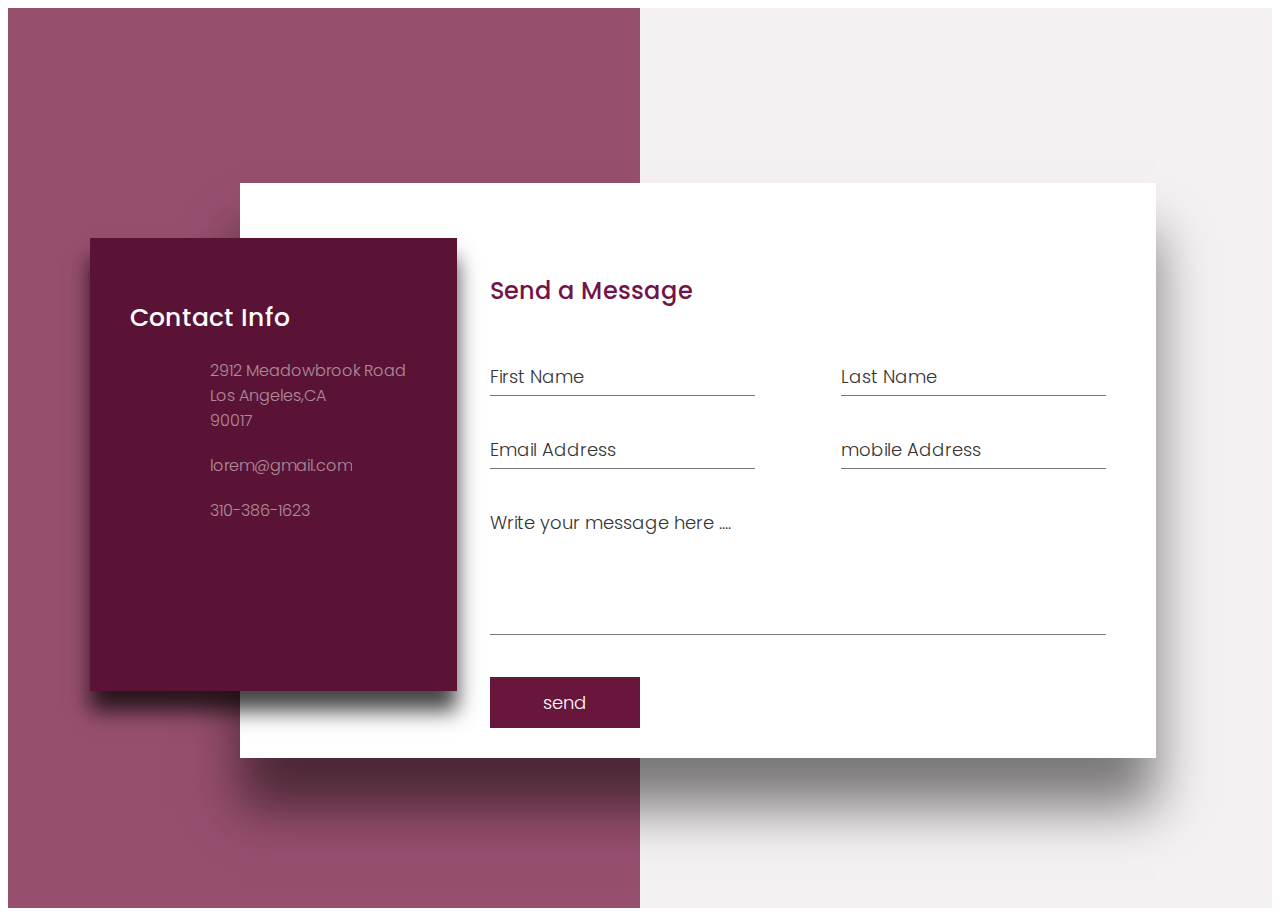
<file: index.html>
<!DOCTYPE html>
<html lang="en">
<head>
    <meta charset="UTF-8">
    <meta http-equiv="X-UA-Compatible" content="IE=edge">
    <meta name="viewport" content="width=device-width, initial-scale=1.0">
    <title>Document</title>
    <link rel="stylesheet" href="style.css">
    <link rel="stylesheet" href="https://pro.fontawesome.com/releases/v5.10.0/css/all.css" integrity="sha384-AYmEC3Yw5cVb3ZcuHtOA93w35dYTsvhLPVnYs9eStHfGJvOvKxVfELGroGkvsg+p" crossorigin="anonymous"/>


</head>
<body>
    <section>
    <div class="container">
        <div class="containerinfo">
            <div>
                <h2>Contact Info</h2>
                <ul class="info">
                    <li>
                        <span><i class="fas fa-street-view"></i></span>
                        <span> 2912 Meadowbrook Road<br>
                        Los Angeles,CA<br>90017</span>
                    </li>
                    <li>
                        <span><i class="fas fa-paper-plane"></i></span>
                        <span> lorem@gmail.com</span>
                    </li>
                
                    <li>
                        <span>    <i class="fas fa-phone"></i></span>
                        <span> 310-386-1623</span>
                    </li>
                </ul>
                <ul class="sci">
                    <li><a href="#"><i class="fab fa-facebook-f"></i></a></li>
                    <li><a href="#"><i class="fab fa-twitter"></i></a></li>
                    <li><a href="#"><i class="fab fa-instagram"></i></a></li>
                    <li><a href="#"><i class="fab fa-pinterest"></i></a></li>
                    <li><a href="#"><i class="fab fa-linkedin-in"></i></a></li>
                </ul>
            </div>
        </div>
        <div class="contactform">
            <h2>Send a Message</h2>
            <div class="formBox">
                <div class="inputBox w50">
                    <input type="text" name="" required>
                    <span>First Name</span>
                </div>

                <div class="inputBox w50">
                    <input type="text" name="" required>
                    <span> Last Name</span>
                </div>
                <div class="inputBox w50">
                    <input type="text" name="" required>
                    <span> Email Address</span>
                </div>
                <div class="inputBox w50">
                    <input type="text" name="" required>
                    <span> mobile Address</span>
                </div>
                <div class="inputBox w100">
                    <textarea name="" required></textarea>
                    <span>Write your message here ....</span>
                </div>
                <div class="inputBox w100">
                    <input type="submit" value="send">
                </div>
            </div>
        </div>
    </div>
</section>
</body>
</html>
</file>
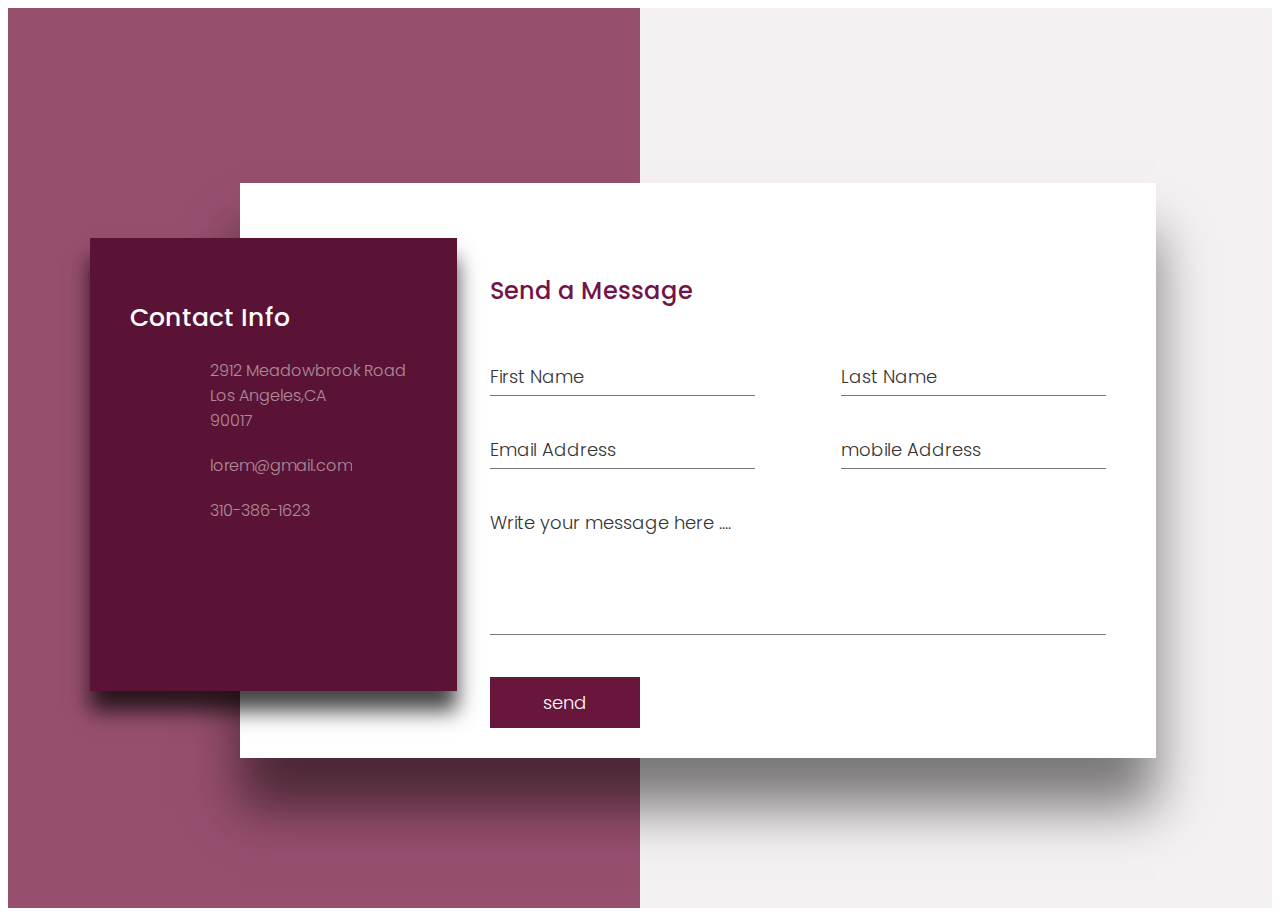
<file: ContactUsPage.html>
<!DOCTYPE html>
<html lang="en">
<head>
    <meta charset="UTF-8">
    <meta http-equiv="X-UA-Compatible" content="IE=edge">
    <meta name="viewport" content="width=device-width, initial-scale=1.0">
    <title>Document</title>
    <link rel="stylesheet" href="style.css">
    <link rel="stylesheet" href="https://pro.fontawesome.com/releases/v5.10.0/css/all.css" integrity="sha384-AYmEC3Yw5cVb3ZcuHtOA93w35dYTsvhLPVnYs9eStHfGJvOvKxVfELGroGkvsg+p" crossorigin="anonymous"/>


</head>
<body>
    <section>
    <div class="container">
        <div class="containerinfo">
            <div>
                <h2>Contact Info</h2>
                <ul class="info">
                    <li>
                        <span><i class="fas fa-street-view"></i></span>
                        <span> 2912 Meadowbrook Road<br>
                        Los Angeles,CA<br>90017</span>
                    </li>
                    <li>
                        <span><i class="fas fa-paper-plane"></i></span>
                        <span> lorem@gmail.com</span>
                    </li>
                
                    <li>
                        <span>    <i class="fas fa-phone"></i></span>
                        <span> 310-386-1623</span>
                    </li>
                </ul>
                <ul class="sci">
                    <li><a href="#"><i class="fab fa-facebook-f"></i></a></li>
                    <li><a href="#"><i class="fab fa-twitter"></i></a></li>
                    <li><a href="#"><i class="fab fa-instagram"></i></a></li>
                    <li><a href="#"><i class="fab fa-pinterest"></i></a></li>
                    <li><a href="#"><i class="fab fa-linkedin-in"></i></a></li>
                </ul>
            </div>
        </div>
        <div class="contactform">
            <h2>Send a Message</h2>
            <div class="formBox">
                <div class="inputBox w50">
                    <input type="text" name="" required>
                    <span>First Name</span>
                </div>

                <div class="inputBox w50">
                    <input type="text" name="" required>
                    <span> Last Name</span>
                </div>
                <div class="inputBox w50">
                    <input type="text" name="" required>
                    <span> Email Address</span>
                </div>
                <div class="inputBox w50">
                    <input type="text" name="" required>
                    <span> mobile Address</span>
                </div>
                <div class="inputBox w100">
                    <textarea name="" required></textarea>
                    <span>Write your message here ....</span>
                </div>
                <div class="inputBox w100">
                    <input type="submit" value="send">
                </div>
            </div>
        </div>
    </div>
</section>
</body>
</html>
</file>
<file: style.css>
@import url('https://fonts.googleapis.com/css2?family=Poppins:ital,wght@0,100;0,200;0,300;0,400;0,500;0,600;0,700;0,800;0,900;1,100;1,200;1,300;1,400;1,500;1,600;1,700;1,800;1,900&display=swap');
*{font-family: 'Poppins', sans-serif;}
section{position: relative;justify-content: center;display: flex;align-items: center; min-height: 100vh; background: #e2d6db57;}
section:before{content: '';position: absolute;top: 0;left: 0;width: 50%;height: 100%;background: #73113ab8}
section .container{position: relative;min-width: 1100px;min-height:550px;display: flex;z-index: 1000;}
section .container .containerinfo{position: absolute;top: 10%;width: 287px;height: calc(100% - 177px);background-color: rgb(90 19 52);z-index: 1;padding: 40px;display: flex;flex-direction: column;justify-content: space-between;box-shadow: 0 20px 20px rgb(0 0 0 / 73%);}
section .container .containerinfo h2{color:#fff; font-size: 25px;font-weight: 500;}
section .container .containerinfo .info{ position: relative; margin: 20px 0; }
section .container .containerinfo .info li{position: relative; list-style: none; display: flex; margin: 20px 0; cursor: pointer; align-items: flex-start;}
section .container .containerinfo .info li span:nth-child(1){width: 30px; min-width:30px;}
section .container .containerinfo .info li span:nth-child(2){color: #fff; margin-left: 10px; font-weight: 300; opacity: 0.5;}
section .container .containerinfo .info li span:nth-child(1) i{ max-width: 100%; color: burlywood; opacity: 0.5;}
section .container .containerinfo .info li:hover span:nth-child(1) i,
section .container .containerinfo .info li:hover span:nth-child(2){ opacity: 1; }
section .container .containerinfo .sci{position: relative; display: flex;}
section .container .containerinfo .sci li{list-style: none; margin-right: 15px;}
section .container .containerinfo .sci li a{text-decoration: none;}
section .container .containerinfo .sci li a i{/* filter: invert(1); */opacity: 0.5;font-size: 23px;margin-top: 20px; filter: drop-shadow(2px 2px 1px rgba(56, 52, 52, 0.8));    color: #ffda7d;}
section .container .containerinfo .sci li:hover a i{ opacity: 1;}
section .container .contactform{position: absolute; padding: 70px 50px; background: #fff; margin-left: 150px;  padding-left: 250px;width: 56%; height: 79%; box-shadow: 0 50px 50px rgba(0, 0, 0, 0.5);}
section .container .contactform h2{color: #731349; font-size: 24px; font-weight: 500;}
section .container .contactform .formBox{position: relative; display: flex; justify-content: space-between;flex-wrap: wrap;padding-top: 30px;}
section .container .contactform .formBox .inputBox{position: relative; margin: 0 0 35px 0;}
section .container .contactform .formBox .w50{ width: 43%;}
section .container .contactform .formBox  .w100{width: 100%;}
section .container .contactform .formBox .inputBox input,
section .container .contactform .formBox .inputBox textarea{width: 100% !important; padding: 5px 0; font-size: 18px;font-weight: 300; color: #333; border: none;border-bottom: 1px solid #777; outline: none; resize: none;}
section .container .contactform .formBox .inputBox textarea{ min-height: 120px;}
section .container .contactform .formBox .inputBox span{ position: absolute;left: 0; padding: 5px 0; font-size: 18px; font-weight: 300; color: #333; transition: all ease 0.5s; pointer-events: none;}
section .container .contactform .formBox .inputBox input:focus ~ span,
section .container .contactform .formBox .inputBox textarea:focus ~ span,
section .container .contactform .formBox .inputBox input:valid ~ span,
section .container .contactform .formBox .inputBox textarea:valid ~ span{ transform:translateY(-20px); font-size: 12px; font-weight: 400; letter-spacing: 1px; color: #860d4a;}
section .container .contactform .formBox .inputBox input[type="submit"]{position: relative;cursor: pointer;background:#69163c;  color: #fff; border: none; max-width: 150px; padding: 12px;transition: all ease 0.5s; }
section .container .contactform .formBox .inputBox input[type="submit"]:hover{background: #860d4a;}
</file>
